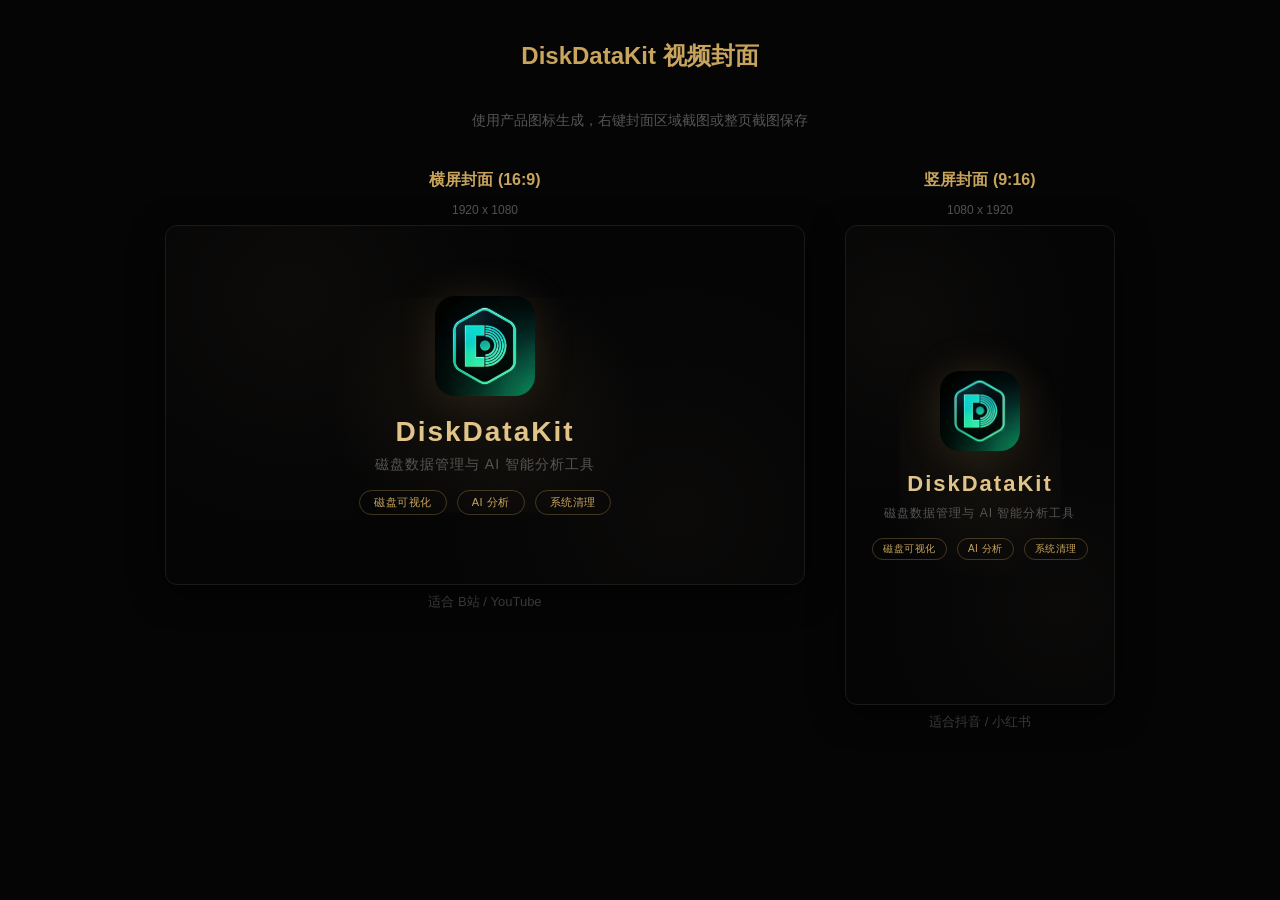
<file: cover_preview.html>
<!DOCTYPE html>
<html lang="zh-CN">
<head>
<meta charset="UTF-8">
<meta name="viewport" content="width=device-width, initial-scale=1.0">
<title>DiskDataKit 视频封面</title>
<style>
* { margin: 0; padding: 0; box-sizing: border-box; }
body { background: #050506; color: #e0c489; font-family: -apple-system, "Microsoft YaHei", sans-serif; min-height: 100vh; display: flex; flex-direction: column; align-items: center; gap: 40px; padding: 40px 20px; }
h1 { font-size: 24px; color: #c8a45c; }
p.desc { color: #555; font-size: 14px; }
.cover-group { display: flex; gap: 40px; flex-wrap: wrap; justify-content: center; }
.cover-box { text-align: center; }
.cover-box h3 { color: #c8a45c; margin-bottom: 12px; font-size: 16px; }
.cover-box .size { color: #555; font-size: 12px; margin-bottom: 8px; }

/* 封面容器 */
.cover {
    position: relative;
    overflow: hidden;
    border-radius: 12px;
    border: 1px solid #1a1a1a;
    box-shadow: 0 8px 32px rgba(0,0,0,0.6);
    background: #050506;
    display: flex;
    flex-direction: column;
    align-items: center;
    justify-content: center;
}
.cover.landscape { width: 640px; height: 360px; }
.cover.portrait { width: 270px; height: 480px; }

/* 背景光效 */
.cover::before {
    content: '';
    position: absolute;
    top: 50%; left: 50%;
    transform: translate(-50%, -50%);
    width: 60%; height: 60%;
    background: radial-gradient(circle, rgba(200,164,92,0.08) 0%, transparent 70%);
    pointer-events: none;
}
.cover::after {
    content: '';
    position: absolute;
    top: 0; left: 0; right: 0; bottom: 0;
    background:
        radial-gradient(circle at 20% 20%, rgba(200,164,92,0.04) 0%, transparent 40%),
        radial-gradient(circle at 80% 80%, rgba(200,164,92,0.03) 0%, transparent 40%);
    pointer-events: none;
}

/* 图标 */
.cover-icon {
    border-radius: 20px;
    box-shadow: 0 0 40px rgba(200,164,92,0.15);
    position: relative;
    z-index: 1;
}
.cover.landscape .cover-icon { width: 100px; height: 100px; }
.cover.portrait .cover-icon { width: 80px; height: 80px; }

/* 标题 */
.cover-title {
    color: #e0c489;
    font-weight: 700;
    letter-spacing: 2px;
    margin-top: 20px;
    position: relative;
    z-index: 1;
}
.cover.landscape .cover-title { font-size: 28px; }
.cover.portrait .cover-title { font-size: 22px; }

/* 副标题 */
.cover-subtitle {
    color: #555;
    font-size: 13px;
    letter-spacing: 1px;
    margin-top: 8px;
    position: relative;
    z-index: 1;
}
.cover.landscape .cover-subtitle { font-size: 14px; }
.cover.portrait .cover-subtitle { font-size: 12px; }

/* 标签 */
.cover-tags {
    display: flex;
    gap: 10px;
    margin-top: 16px;
    position: relative;
    z-index: 1;
}
.cover-tag {
    padding: 4px 14px;
    border: 1px solid rgba(200,164,92,0.3);
    border-radius: 20px;
    color: #c8a45c;
    font-size: 11px;
    letter-spacing: 0.5px;
}
.cover.portrait .cover-tag { font-size: 10px; padding: 3px 10px; }

/* 提示 */
.tip { color: #444; font-size: 13px; margin-top: 8px; }
</style>
</head>
<body>
<h1>DiskDataKit 视频封面</h1>
<p class="desc">使用产品图标生成，右键封面区域截图或整页截图保存</p>

<div class="cover-group">
    <div class="cover-box">
        <h3>横屏封面 (16:9)</h3>
        <div class="size">1920 x 1080</div>
        <div class="cover landscape" id="coverLandscape">
            <img class="cover-icon" src="ioc.png" alt="DiskDataKit">
            <div class="cover-title">DiskDataKit</div>
            <div class="cover-subtitle">磁盘数据管理与 AI 智能分析工具</div>
            <div class="cover-tags">
                <span class="cover-tag">磁盘可视化</span>
                <span class="cover-tag">AI 分析</span>
                <span class="cover-tag">系统清理</span>
            </div>
        </div>
        <p class="tip">适合 B站 / YouTube</p>
    </div>

    <div class="cover-box">
        <h3>竖屏封面 (9:16)</h3>
        <div class="size">1080 x 1920</div>
        <div class="cover portrait" id="coverPortrait">
            <img class="cover-icon" src="ioc.png" alt="DiskDataKit">
            <div class="cover-title">DiskDataKit</div>
            <div class="cover-subtitle">磁盘数据管理与 AI 智能分析工具</div>
            <div class="cover-tags">
                <span class="cover-tag">磁盘可视化</span>
                <span class="cover-tag">AI 分析</span>
                <span class="cover-tag">系统清理</span>
            </div>
        </div>
        <p class="tip">适合抖音 / 小红书</p>
    </div>
</div>
</body>
</html>
</file>
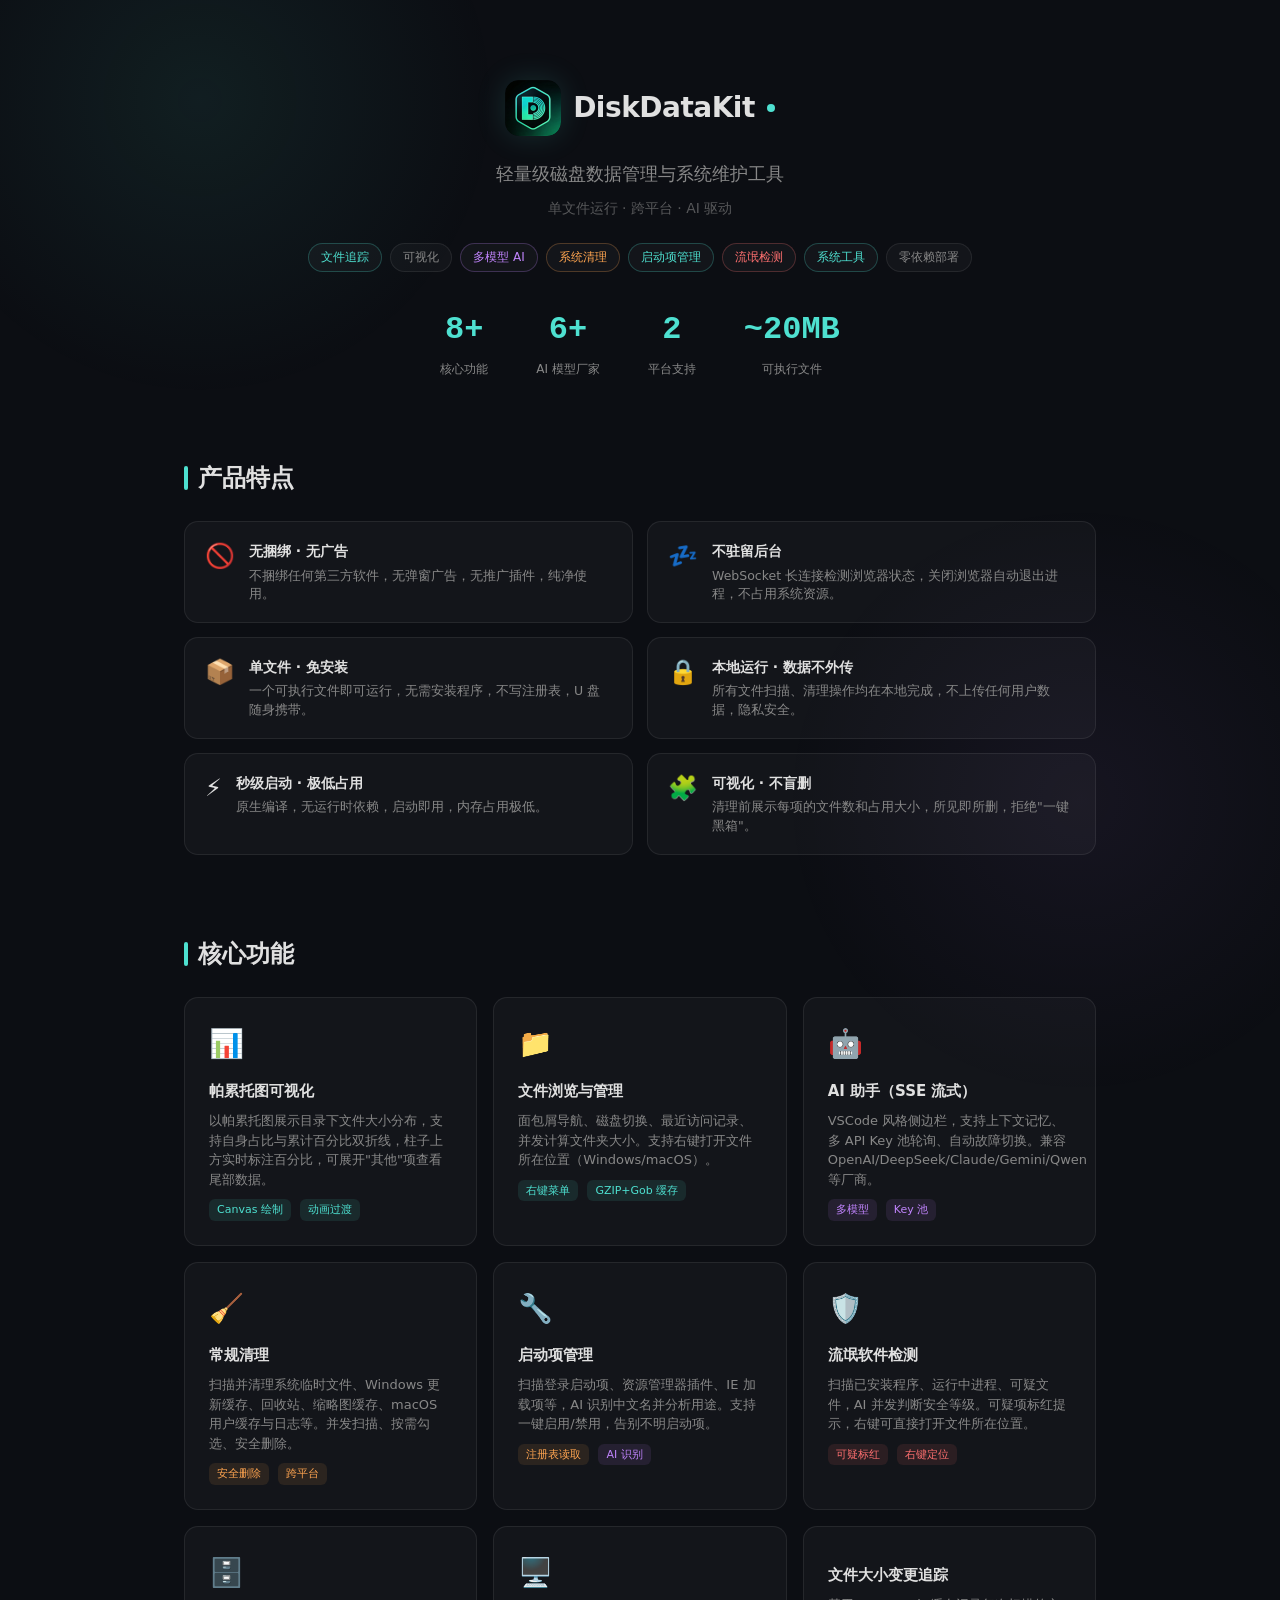
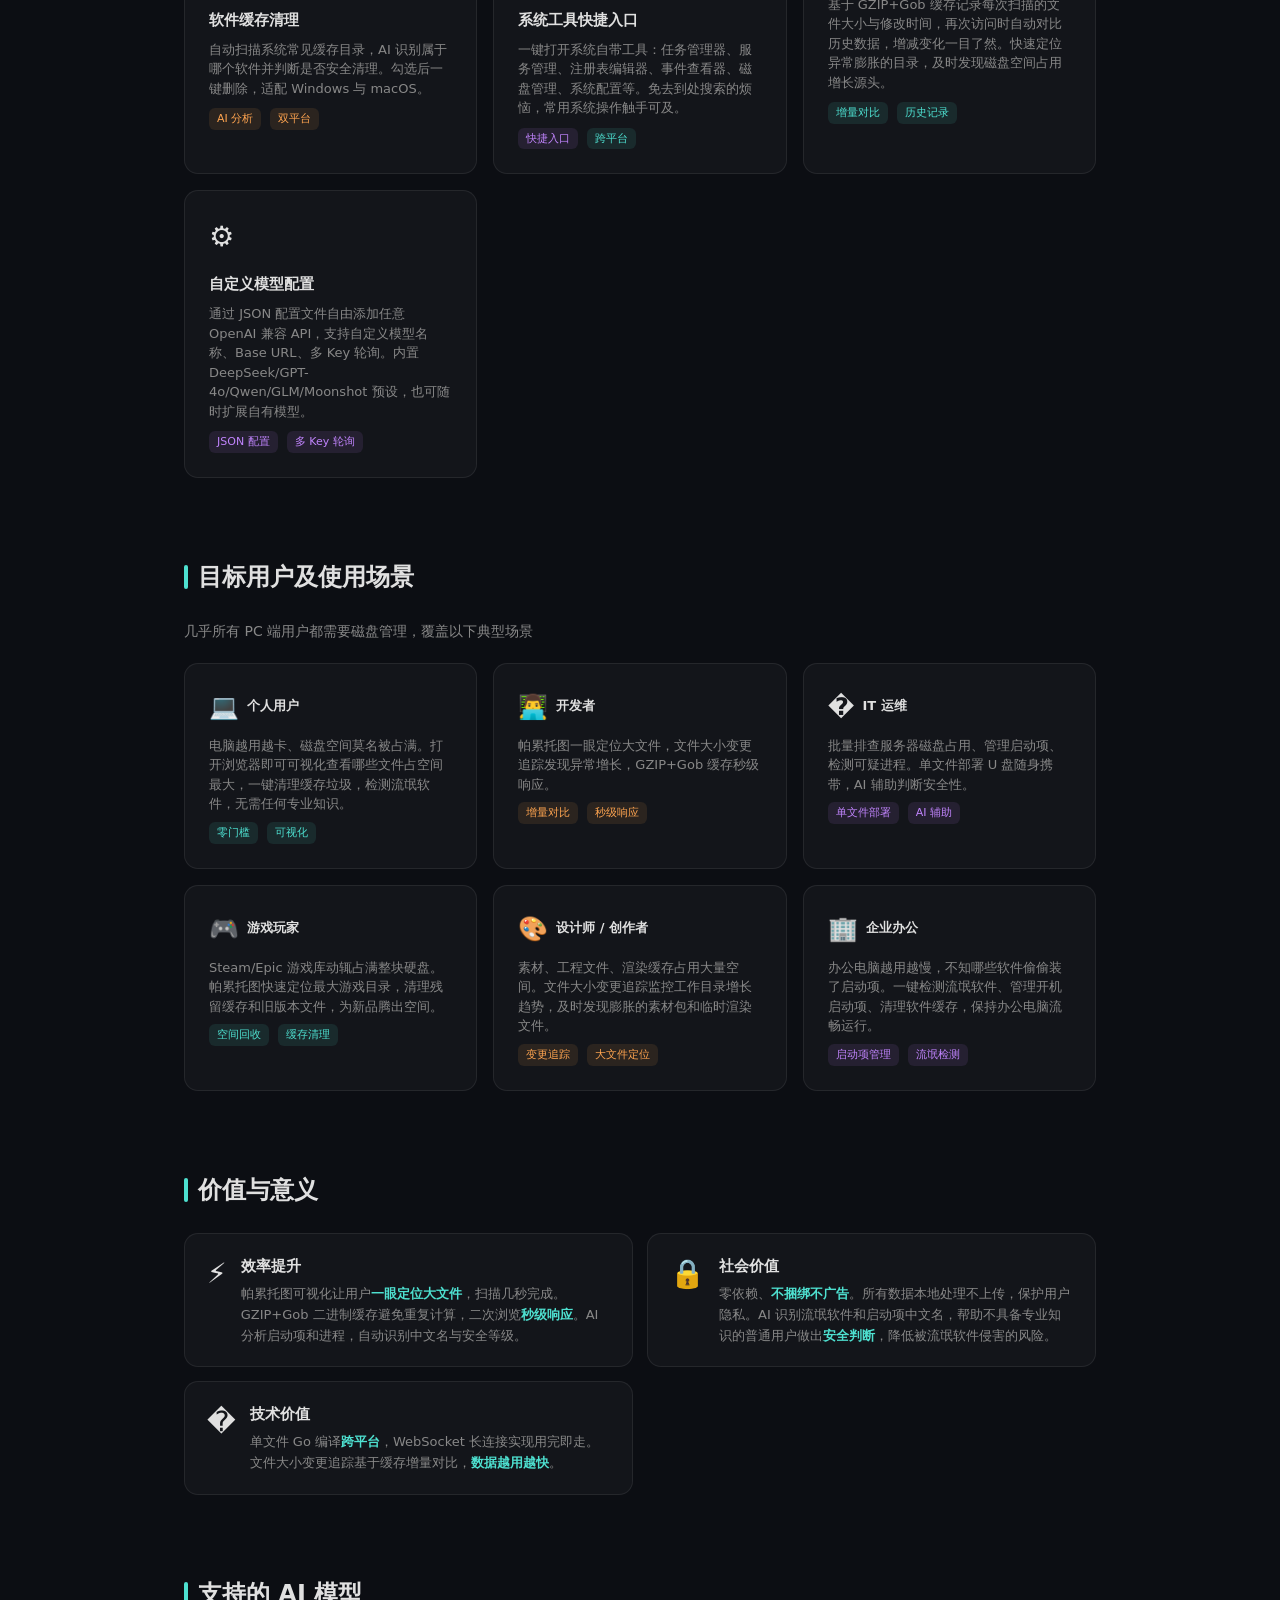
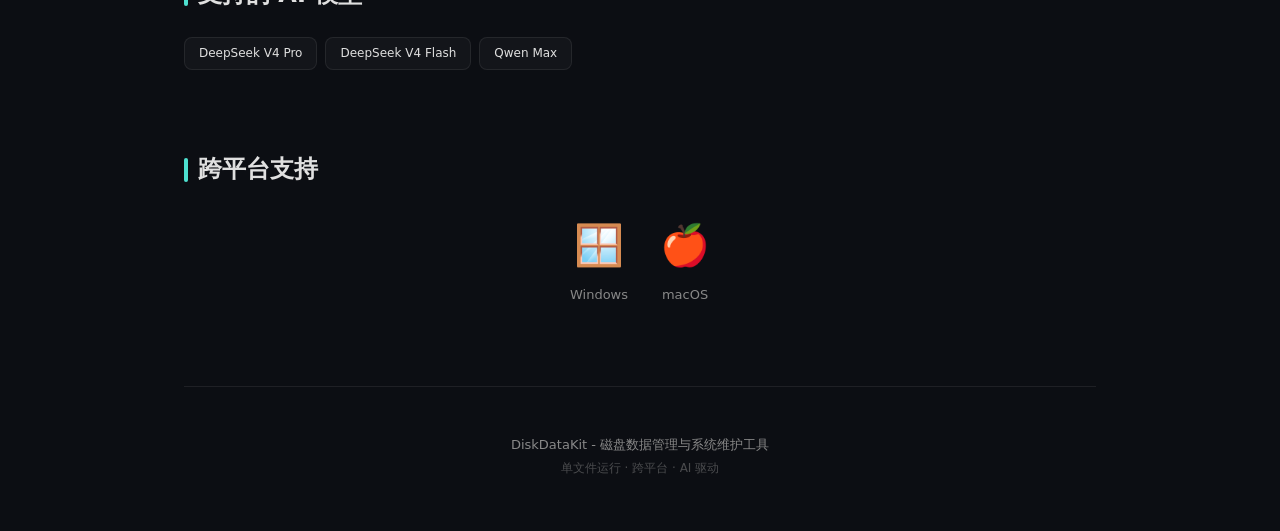
<file: DiskDataKit.html>
<!DOCTYPE html>
<html lang="zh-CN">
<head>
<meta charset="UTF-8">
<meta name="viewport" content="width=device-width, initial-scale=1.0">
<title>DiskDataKit - 磁盘数据管理工具</title>
<link rel="icon" href="data:image/svg+xml,%3Csvg xmlns='http://www.w3.org/2000/svg' viewBox='0 0 56 56'%3E%3Cdefs%3E%3ClinearGradient id='bg' x1='0' y1='0' x2='1' y2='1'%3E%3Cstop offset='0' stop-color='%2315181f'/%3E%3Cstop offset='1' stop-color='%230b0d12'/%3E%3C/linearGradient%3E%3ClinearGradient id='ring' x1='0' y1='0' x2='1' y2='1'%3E%3Cstop offset='0' stop-color='%235beed8'/%3E%3Cstop offset='1' stop-color='%232bb8a8'/%3E%3C/linearGradient%3E%3C/defs%3E%3Crect width='56' height='56' rx='14' fill='url(%23bg)'/%3E%3Ccircle cx='28' cy='28' r='17' fill='none' stroke='url(%23ring)' stroke-width='2' opacity='0.85'/%3E%3Ccircle cx='28' cy='28' r='13' fill='none' stroke='%234ee0d0' stroke-width='0.6' opacity='0.25'/%3E%3Crect x='19' y='31' width='3.2' height='6' rx='1' fill='%23ffa550'/%3E%3Crect x='24' y='28' width='3.2' height='9' rx='1' fill='%23ffd08a'/%3E%3Crect x='29' y='25' width='3.2' height='12' rx='1' fill='%234ee0d0'/%3E%3Crect x='34' y='29' width='3.2' height='8' rx='1' fill='%23c084fc'/%3E%3C/svg%3E">
<style>
*{margin:0;padding:0;box-sizing:border-box}
:root{--bg:#0c0e13;--bg-card:rgba(255,255,255,.03);--border:rgba(255,255,255,.08);--fg:#e0e0e0;--fg-muted:#888;--accent:#4ee0d0;--accent2:#ffa550;--accent3:#c084fc;--danger:#ff7070}
body{background:var(--bg);color:var(--fg);font-family:"Segoe UI",system-ui,-apple-system,sans-serif;line-height:1.6;overflow-x:hidden}
body::before{content:'';position:fixed;top:-200px;left:-100px;width:600px;height:600px;background:radial-gradient(circle,rgba(78,224,208,.08),transparent 70%);pointer-events:none;z-index:0}
body::after{content:'';position:fixed;bottom:-200px;right:-100px;width:600px;height:600px;background:radial-gradient(circle,rgba(192,132,252,.06),transparent 70%);pointer-events:none;z-index:0}
.container{max-width:960px;margin:0 auto;padding:0 24px;position:relative;z-index:1}
header{text-align:center;padding:80px 24px 40px}
.logo{display:inline-flex;align-items:center;gap:12px;margin-bottom:24px}
.logo-icon{width:56px;height:56px;border-radius:14px;overflow:hidden;display:flex;align-items:center;justify-content:center;box-shadow:0 0 30px rgba(78,224,208,.15)}
.logo-icon svg{width:100%;height:100%;display:block}
.logo-text{font-size:28px;font-weight:700;letter-spacing:-.5px}
.logo-dot{width:8px;height:8px;border-radius:50%;background:var(--accent);animation:pulse 2s ease-in-out infinite}
@keyframes pulse{0%,100%{opacity:1;box-shadow:0 0 0 0 rgba(78,224,208,.4)}50%{opacity:.6;box-shadow:0 0 0 8px rgba(78,224,208,0)}}
.tagline{font-size:18px;color:var(--fg-muted);max-width:600px;margin:0 auto 8px}
.subtitle{font-size:14px;color:var(--fg-muted);opacity:.6}
.badges{display:flex;justify-content:center;gap:8px;margin-top:24px;flex-wrap:wrap}
.badge{padding:4px 12px;border-radius:20px;font-size:12px;border:1px solid var(--border);background:var(--bg-card);color:var(--fg-muted)}
.badge.accent{border-color:rgba(78,224,208,.25);color:var(--accent)}
.badge.warn{border-color:rgba(255,165,80,.25);color:var(--accent2)}
.badge.purple{border-color:rgba(192,132,252,.25);color:var(--accent3)}
.badge.danger{border-color:rgba(255,112,112,.25);color:var(--danger)}
section{padding:40px 0}
.section-title{font-size:24px;font-weight:700;margin-bottom:24px;display:flex;align-items:center;gap:10px}
.section-title::before{content:'';width:4px;height:24px;border-radius:2px;background:var(--accent)}
.features{display:grid;grid-template-columns:repeat(auto-fill,minmax(280px,1fr));gap:16px}
.feature{background:var(--bg-card);border:1px solid var(--border);border-radius:14px;padding:24px;transition:all .25s;position:relative;overflow:hidden}
.feature::before{content:'';position:absolute;top:0;left:0;right:0;height:2px;opacity:0;transition:opacity .25s}
.feature:hover{border-color:rgba(78,224,208,.2);background:rgba(78,224,208,.03);transform:translateY(-2px)}
.feature:hover::before{opacity:1}
.feature.t-teal:hover::before{background:linear-gradient(90deg,var(--accent),transparent)}
.feature.t-orange:hover::before{background:linear-gradient(90deg,var(--accent2),transparent)}
.feature.t-purple:hover::before{background:linear-gradient(90deg,var(--accent3),transparent)}
.feature.t-red:hover::before{background:linear-gradient(90deg,var(--danger),transparent)}
.feature-icon{font-size:28px;margin-bottom:12px}
.feature h3{font-size:15px;font-weight:600;margin-bottom:8px}
.feature p{font-size:13px;color:var(--fg-muted);line-height:1.5}
.feature-tag{display:inline-block;margin-top:10px;margin-right:4px;padding:2px 8px;border-radius:6px;font-size:11px}
.tag-teal{background:rgba(78,224,208,.1);color:var(--accent)}
.tag-orange{background:rgba(255,165,80,.1);color:var(--accent2)}
.tag-purple{background:rgba(192,132,252,.1);color:var(--accent3)}
.tag-red{background:rgba(255,112,112,.1);color:var(--danger)}
.platforms{display:flex;justify-content:center;gap:32px;flex-wrap:wrap}
.platform{text-align:center}
.platform-icon{font-size:40px;margin-bottom:8px}
.platform-name{font-size:13px;color:var(--fg-muted)}
.cleanup-table{width:100%;border-collapse:collapse;font-size:13px}
.cleanup-table th{text-align:left;padding:10px 12px;border-bottom:1px solid var(--border);color:var(--fg-muted);font-weight:600;font-size:12px}
.cleanup-table td{padding:10px 12px;border-bottom:1px solid var(--border)}
.cleanup-table tr:hover td{background:rgba(78,224,208,.02)}
.cleanup-table code{font-family:ui-monospace,monospace;font-size:11px;color:var(--accent2)}
.footer{text-align:center;padding:48px 24px;border-top:1px solid var(--border);margin-top:40px}
.footer p{font-size:13px;color:var(--fg-muted);margin-bottom:4px}
.footer .version{font-size:12px;color:var(--fg-muted);opacity:.5}
.stats{display:flex;justify-content:center;gap:48px;flex-wrap:wrap;margin-top:32px}
.stat{text-align:center}
.stat-num{font-size:32px;font-weight:800;color:var(--accent);font-family:ui-monospace,monospace}
.stat-label{font-size:12px;color:var(--fg-muted);margin-top:4px}
@media(max-width:640px){.features{grid-template-columns:1fr}.platforms{gap:20px}.stats{gap:24px}}
.highlights{display:grid;grid-template-columns:repeat(auto-fill,minmax(300px,1fr));gap:14px}
.highlight{display:flex;align-items:flex-start;gap:14px;padding:18px 20px;border-radius:14px;background:var(--bg-card);border:1px solid var(--border);transition:all .25s}
.highlight:hover{border-color:rgba(78,224,208,.2);background:rgba(78,224,208,.03);transform:translateY(-2px)}
.hl-icon{font-size:24px;flex-shrink:0;line-height:1.4}
.hl-body h4{font-size:14px;font-weight:600;margin-bottom:4px}
.hl-body p{font-size:12.5px;color:var(--fg-muted);line-height:1.5}
.ai-models{display:flex;flex-wrap:wrap;gap:8px}
.ai-model{padding:6px 14px;border-radius:8px;font-size:12px;background:var(--bg-card);border:1px solid var(--border);transition:all .2s}
.ai-model:hover{border-color:rgba(192,132,252,.3);color:var(--accent3)}
.user-cards{display:grid;grid-template-columns:repeat(auto-fill,minmax(280px,1fr));gap:16px}
.user-card{background:var(--bg-card);border:1px solid var(--border);border-radius:14px;padding:24px;transition:all .25s;position:relative;overflow:hidden}
.user-card::before{content:'';position:absolute;top:0;left:0;right:0;height:2px;opacity:0;transition:opacity .25s}
.user-card:hover{border-color:rgba(78,224,208,.2);background:rgba(78,224,208,.03);transform:translateY(-2px)}
.user-card:hover::before{opacity:1}
.user-card.uc-teal::before{background:linear-gradient(90deg,var(--accent),transparent)}
.user-card.uc-orange::before{background:linear-gradient(90deg,var(--accent2),transparent)}
.user-card.uc-purple::before{background:linear-gradient(90deg,var(--accent3),transparent)}
.uc-role{display:inline-flex;align-items:center;gap:8px;font-size:13px;font-weight:600;margin-bottom:10px}
.uc-icon{font-size:24px}
.uc-tag{display:inline-block;padding:2px 8px;border-radius:6px;font-size:11px;margin-top:8px;margin-right:4px}
.uc-desc{font-size:13px;color:var(--fg-muted);line-height:1.5}
.value-cards{display:grid;grid-template-columns:repeat(auto-fill,minmax(300px,1fr));gap:14px}
.value-card{display:flex;align-items:flex-start;gap:14px;padding:20px 22px;border-radius:14px;background:var(--bg-card);border:1px solid var(--border);transition:all .25s}
.value-card:hover{border-color:rgba(78,224,208,.2);background:rgba(78,224,208,.03);transform:translateY(-2px)}
.vc-icon{font-size:28px;flex-shrink:0;line-height:1.4}
.vc-body h4{font-size:15px;font-weight:600;margin-bottom:6px}
.vc-body p{font-size:13px;color:var(--fg-muted);line-height:1.6}
.vc-body strong{color:var(--accent);font-weight:600}
</style>
</head>
<body>

<div class="container">

<header>
    <div class="logo">
        <div class="logo-icon" aria-label="DiskDataKit">
            <img src="[data-uri]" width="56" height="56" alt="DiskDataKit" style="border-radius:14px;display:block">
        </div>
        <span class="logo-text">DiskDataKit</span>
        <span class="logo-dot"></span>
    </div>
    <p class="tagline">轻量级磁盘数据管理与系统维护工具</p>
    <p class="subtitle">单文件运行 · 跨平台 · AI 驱动</p>
    <div class="badges">
        <span class="badge accent">文件追踪</span>
        <span class="badge">可视化</span>
        <span class="badge purple">多模型 AI</span>
        <span class="badge warn">系统清理</span>
        <span class="badge accent">启动项管理</span>
        <span class="badge danger">流氓检测</span>
        <span class="badge accent">系统工具</span>
        <span class="badge">零依赖部署</span>
    </div>
    <div class="stats">
        <div class="stat"><div class="stat-num">8+</div><div class="stat-label">核心功能</div></div>
        <div class="stat"><div class="stat-num">6+</div><div class="stat-label">AI 模型厂家</div></div>
        <div class="stat"><div class="stat-num">2</div><div class="stat-label">平台支持</div></div>
        <div class="stat"><div class="stat-num">~20MB</div><div class="stat-label">可执行文件</div></div>
    </div>
</header>

<section>
    <div class="section-title">产品特点</div>
    <div class="highlights">
        <div class="highlight">
            <div class="hl-icon">🚫</div>
            <div class="hl-body">
                <h4>无捆绑 · 无广告</h4>
                <p>不捆绑任何第三方软件，无弹窗广告，无推广插件，纯净使用。</p>
            </div>
        </div>
        <div class="highlight">
            <div class="hl-icon">💤</div>
            <div class="hl-body">
                <h4>不驻留后台</h4>
                <p>WebSocket 长连接检测浏览器状态，关闭浏览器自动退出进程，不占用系统资源。</p>
            </div>
        </div>
        <div class="highlight">
            <div class="hl-icon">📦</div>
            <div class="hl-body">
                <h4>单文件 · 免安装</h4>
                <p>一个可执行文件即可运行，无需安装程序，不写注册表，U 盘随身携带。</p>
            </div>
        </div>
        <div class="highlight">
            <div class="hl-icon">🔒</div>
            <div class="hl-body">
                <h4>本地运行 · 数据不外传</h4>
                <p>所有文件扫描、清理操作均在本地完成，不上传任何用户数据，隐私安全。</p>
            </div>
        </div>
        <div class="highlight">
            <div class="hl-icon">⚡</div>
            <div class="hl-body">
                <h4>秒级启动 · 极低占用</h4>
                <p>原生编译，无运行时依赖，启动即用，内存占用极低。</p>
            </div>
        </div>
        <div class="highlight">
            <div class="hl-icon">🧩</div>
            <div class="hl-body">
                <h4>可视化 · 不盲删</h4>
                <p>清理前展示每项的文件数和占用大小，所见即所删，拒绝"一键黑箱"。</p>
            </div>
        </div>
    </div>
</section>

<section>
    <div class="section-title">核心功能</div>
    <div class="features">
        <div class="feature t-teal">
            <div class="feature-icon">📊</div>
            <h3>帕累托图可视化</h3>
            <p>以帕累托图展示目录下文件大小分布，支持自身占比与累计百分比双折线，柱子上方实时标注百分比，可展开"其他"项查看尾部数据。</p>
            <span class="feature-tag tag-teal">Canvas 绘制</span>
            <span class="feature-tag tag-teal">动画过渡</span>
        </div>
        <div class="feature t-teal">
            <div class="feature-icon">📁</div>
            <h3>文件浏览与管理</h3>
            <p>面包屑导航、磁盘切换、最近访问记录、并发计算文件夹大小。支持右键打开文件所在位置（Windows/macOS）。</p>
            <span class="feature-tag tag-teal">右键菜单</span>
            <span class="feature-tag tag-teal">GZIP+Gob 缓存</span>
        </div>
        <div class="feature t-purple">
            <div class="feature-icon">🤖</div>
            <h3>AI 助手（SSE 流式）</h3>
            <p>VSCode 风格侧边栏，支持上下文记忆、多 API Key 池轮询、自动故障切换。兼容 OpenAI/DeepSeek/Claude/Gemini/Qwen 等厂商。</p>
            <span class="feature-tag tag-purple">多模型</span>
            <span class="feature-tag tag-purple">Key 池</span>
        </div>
        <div class="feature t-orange">
            <div class="feature-icon">🧹</div>
            <h3>常规清理</h3>
            <p>扫描并清理系统临时文件、Windows 更新缓存、回收站、缩略图缓存、macOS 用户缓存与日志等。并发扫描、按需勾选、安全删除。</p>
            <span class="feature-tag tag-orange">安全删除</span>
            <span class="feature-tag tag-orange">跨平台</span>
        </div>
        <div class="feature t-orange">
            <div class="feature-icon">🔧</div>
            <h3>启动项管理</h3>
            <p>扫描登录启动项、资源管理器插件、IE 加载项等，AI 识别中文名并分析用途。支持一键启用/禁用，告别不明启动项。</p>
            <span class="feature-tag tag-orange">注册表读取</span>
            <span class="feature-tag tag-purple">AI 识别</span>
        </div>
        <div class="feature t-red">
            <div class="feature-icon">🛡️</div>
            <h3>流氓软件检测</h3>
            <p>扫描已安装程序、运行中进程、可疑文件，AI 并发判断安全等级。可疑项标红提示，右键可直接打开文件所在位置。</p>
            <span class="feature-tag tag-red">可疑标红</span>
            <span class="feature-tag tag-red">右键定位</span>
        </div>
        <div class="feature t-orange">
            <div class="feature-icon">🗄️</div>
            <h3>软件缓存清理</h3>
            <p>自动扫描系统常见缓存目录，AI 识别属于哪个软件并判断是否安全清理。勾选后一键删除，适配 Windows 与 macOS。</p>
            <span class="feature-tag tag-orange">AI 分析</span>
            <span class="feature-tag tag-orange">双平台</span>
        </div>
        <div class="feature t-purple">
            <div class="feature-icon">🖥️</div>
            <h3>系统工具快捷入口</h3>
            <p>一键打开系统自带工具：任务管理器、服务管理、注册表编辑器、事件查看器、磁盘管理、系统配置等。免去到处搜索的烦恼，常用系统操作触手可及。</p>
            <span class="feature-tag tag-purple">快捷入口</span>
            <span class="feature-tag tag-teal">跨平台</span>
        </div>
        <div class="feature t-teal">
            <div class="feature-icon"></div>
            <h3>文件大小变更追踪</h3>
            <p>基于 GZIP+Gob 缓存记录每次扫描的文件大小与修改时间，再次访问时自动对比历史数据，增减变化一目了然。快速定位异常膨胀的目录，及时发现磁盘空间占用增长源头。</p>
            <span class="feature-tag tag-teal">增量对比</span>
            <span class="feature-tag tag-teal">历史记录</span>
        </div>
        <div class="feature t-purple">
            <div class="feature-icon">⚙️</div>
            <h3>自定义模型配置</h3>
            <p>通过 JSON 配置文件自由添加任意 OpenAI 兼容 API，支持自定义模型名称、Base URL、多 Key 轮询。内置 DeepSeek/GPT-4o/Qwen/GLM/Moonshot 预设，也可随时扩展自有模型。</p>
            <span class="feature-tag tag-purple">JSON 配置</span>
            <span class="feature-tag tag-purple">多 Key 轮询</span>
        </div>
    </div>
</section>

<section>
    <div class="section-title">目标用户及使用场景</div>
    <p style="font-size:14px;color:var(--fg-muted);margin-bottom:20px">几乎所有 PC 端用户都需要磁盘管理，覆盖以下典型场景</p>
    <div class="user-cards">
        <div class="user-card uc-teal">
            <div class="uc-role"><span class="uc-icon">💻</span>个人用户</div>
            <p class="uc-desc">电脑越用越卡、磁盘空间莫名被占满。打开浏览器即可可视化查看哪些文件占空间最大，一键清理缓存垃圾，检测流氓软件，无需任何专业知识。</p>
            <span class="uc-tag tag-teal">零门槛</span>
            <span class="uc-tag tag-teal">可视化</span>
        </div>
        <div class="user-card uc-orange">
            <div class="uc-role"><span class="uc-icon">👨‍💻</span>开发者</div>
            <p class="uc-desc">帕累托图一眼定位大文件，文件大小变更追踪发现异常增长，GZIP+Gob 缓存秒级响应。</p>
            <span class="uc-tag tag-orange">增量对比</span>
            <span class="uc-tag tag-orange">秒级响应</span>
        </div>
        <div class="user-card uc-purple">
            <div class="uc-role"><span class="uc-icon">�️</span>IT 运维</div>
            <p class="uc-desc">批量排查服务器磁盘占用、管理启动项、检测可疑进程。单文件部署 U 盘随身携带，AI 辅助判断安全性。</p>
            <span class="uc-tag tag-purple">单文件部署</span>
            <span class="uc-tag tag-purple">AI 辅助</span>
        </div>
        <div class="user-card uc-teal">
            <div class="uc-role"><span class="uc-icon">🎮</span>游戏玩家</div>
            <p class="uc-desc">Steam/Epic 游戏库动辄占满整块硬盘。帕累托图快速定位最大游戏目录，清理残留缓存和旧版本文件，为新品腾出空间。</p>
            <span class="uc-tag tag-teal">空间回收</span>
            <span class="uc-tag tag-teal">缓存清理</span>
        </div>
        <div class="user-card uc-orange">
            <div class="uc-role"><span class="uc-icon">🎨</span>设计师 / 创作者</div>
            <p class="uc-desc">素材、工程文件、渲染缓存占用大量空间。文件大小变更追踪监控工作目录增长趋势，及时发现膨胀的素材包和临时渲染文件。</p>
            <span class="uc-tag tag-orange">变更追踪</span>
            <span class="uc-tag tag-orange">大文件定位</span>
        </div>
        <div class="user-card uc-purple">
            <div class="uc-role"><span class="uc-icon">🏢</span>企业办公</div>
            <p class="uc-desc">办公电脑越用越慢，不知哪些软件偷偷装了启动项。一键检测流氓软件、管理开机启动项、清理软件缓存，保持办公电脑流畅运行。</p>
            <span class="uc-tag tag-purple">启动项管理</span>
            <span class="uc-tag tag-purple">流氓检测</span>
        </div>
    </div>
</section>

<section>
    <div class="section-title">价值与意义</div>
    <div class="value-cards">
        <div class="value-card">
            <div class="vc-icon">⚡</div>
            <div class="vc-body">
                <h4>效率提升</h4>
                <p>帕累托图可视化让用户<strong>一眼定位大文件</strong>，扫描几秒完成。GZIP+Gob 二进制缓存避免重复计算，二次浏览<strong>秒级响应</strong>。AI 分析启动项和进程，自动识别中文名与安全等级。</p>
            </div>
        </div>
        <div class="value-card">
            <div class="vc-icon">🔒</div>
            <div class="vc-body">
                <h4>社会价值</h4>
                <p>零依赖、<strong>不捆绑不广告</strong>。所有数据本地处理不上传，保护用户隐私。AI 识别流氓软件和启动项中文名，帮助不具备专业知识的普通用户做出<strong>安全判断</strong>，降低被流氓软件侵害的风险。</p>
            </div>
        </div>
        <div class="value-card">
            <div class="vc-icon">�</div>
            <div class="vc-body">
                <h4>技术价值</h4>
                <p>单文件 Go 编译<strong>跨平台</strong>，WebSocket 长连接实现用完即走。文件大小变更追踪基于缓存增量对比，<strong>数据越用越快</strong>。</p>
            </div>
        </div>
    </div>
</section>

<section>
    <div class="section-title">支持的 AI 模型</div>
    <div class="ai-models">
        <div class="ai-model">DeepSeek V4 Pro</div>
        <div class="ai-model">DeepSeek V4 Flash</div>
        <div class="ai-model">Qwen Max</div>
    </div>
</section>

<section>
    <div class="section-title">跨平台支持</div>
    <div class="platforms">
        <div class="platform"><div class="platform-icon">🪟</div><div class="platform-name">Windows</div></div>
        <div class="platform"><div class="platform-icon">🍎</div><div class="platform-name">macOS</div></div>
    </div>
</section>

<div class="footer">
    <p>DiskDataKit - 磁盘数据管理与系统维护工具</p>
    <p class="version">单文件运行 · 跨平台 · AI 驱动</p>
</div>

</div>
</body>
</html>
</file>
